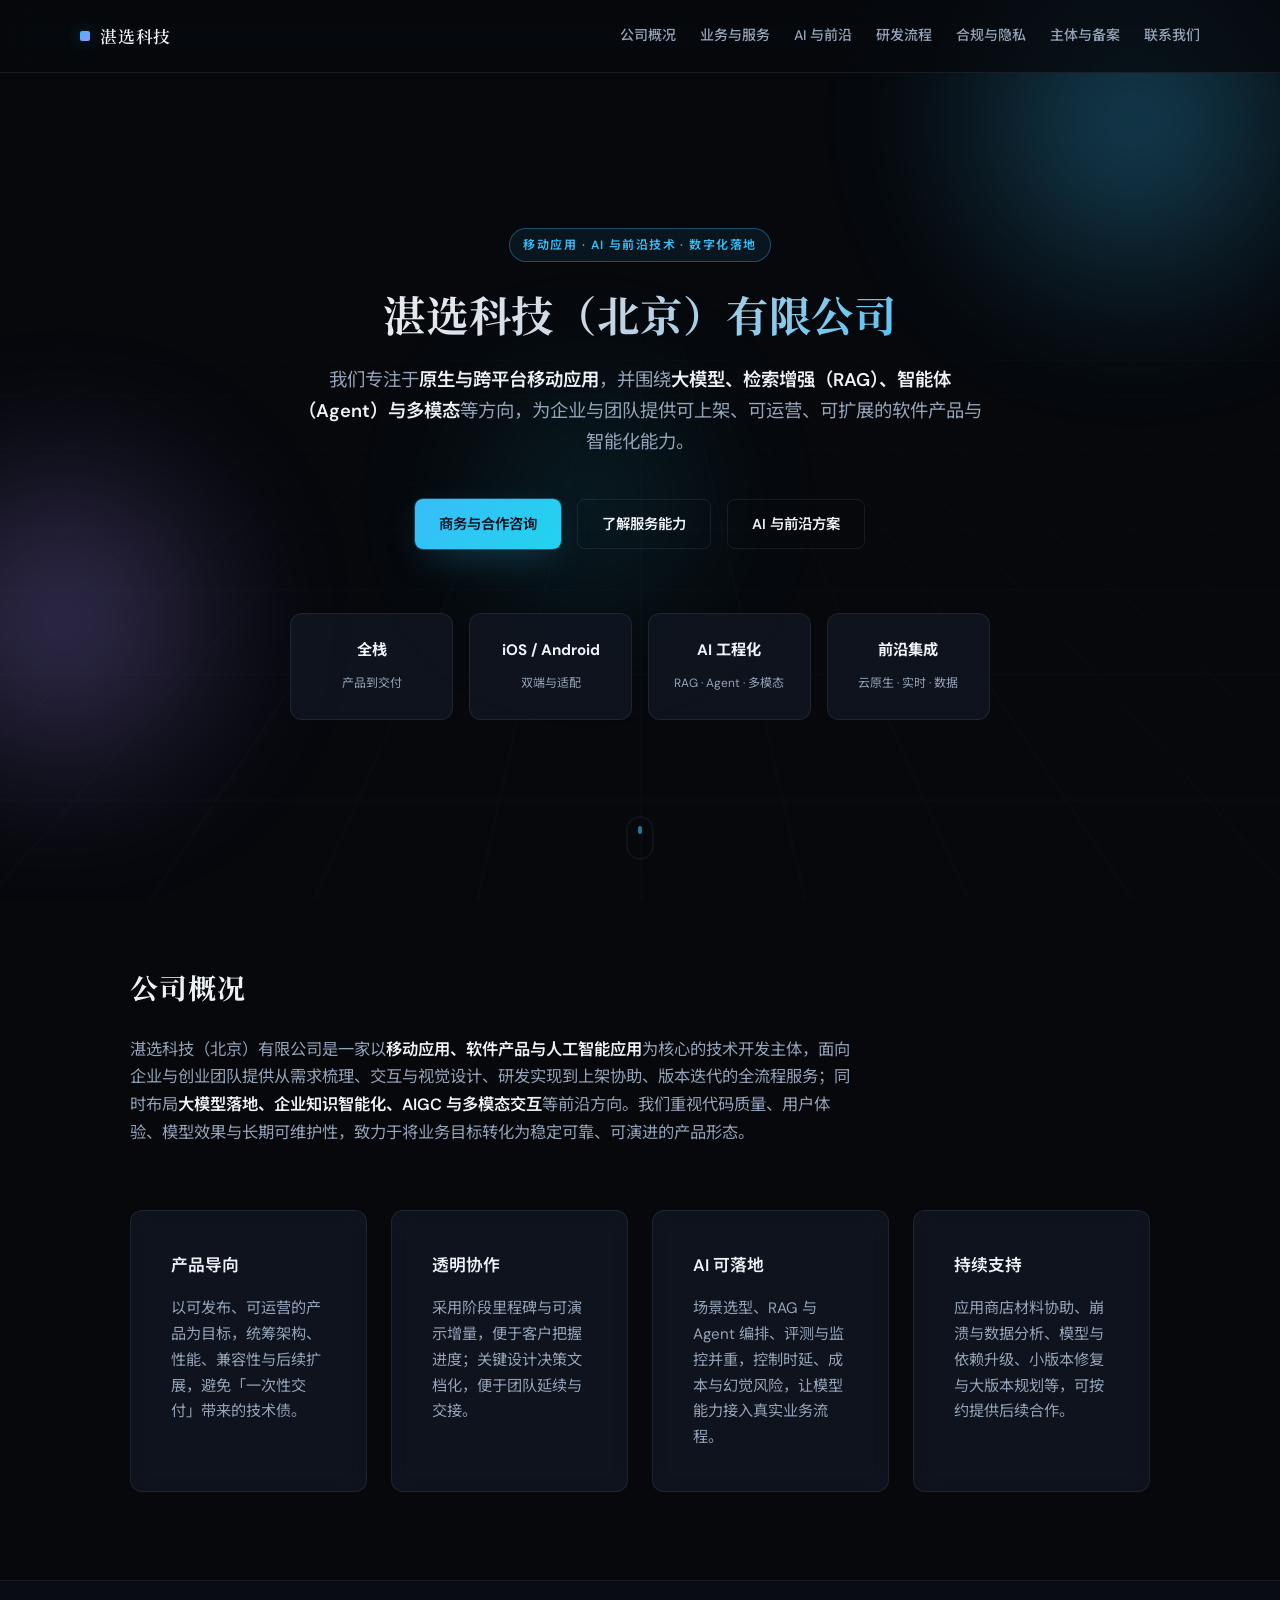
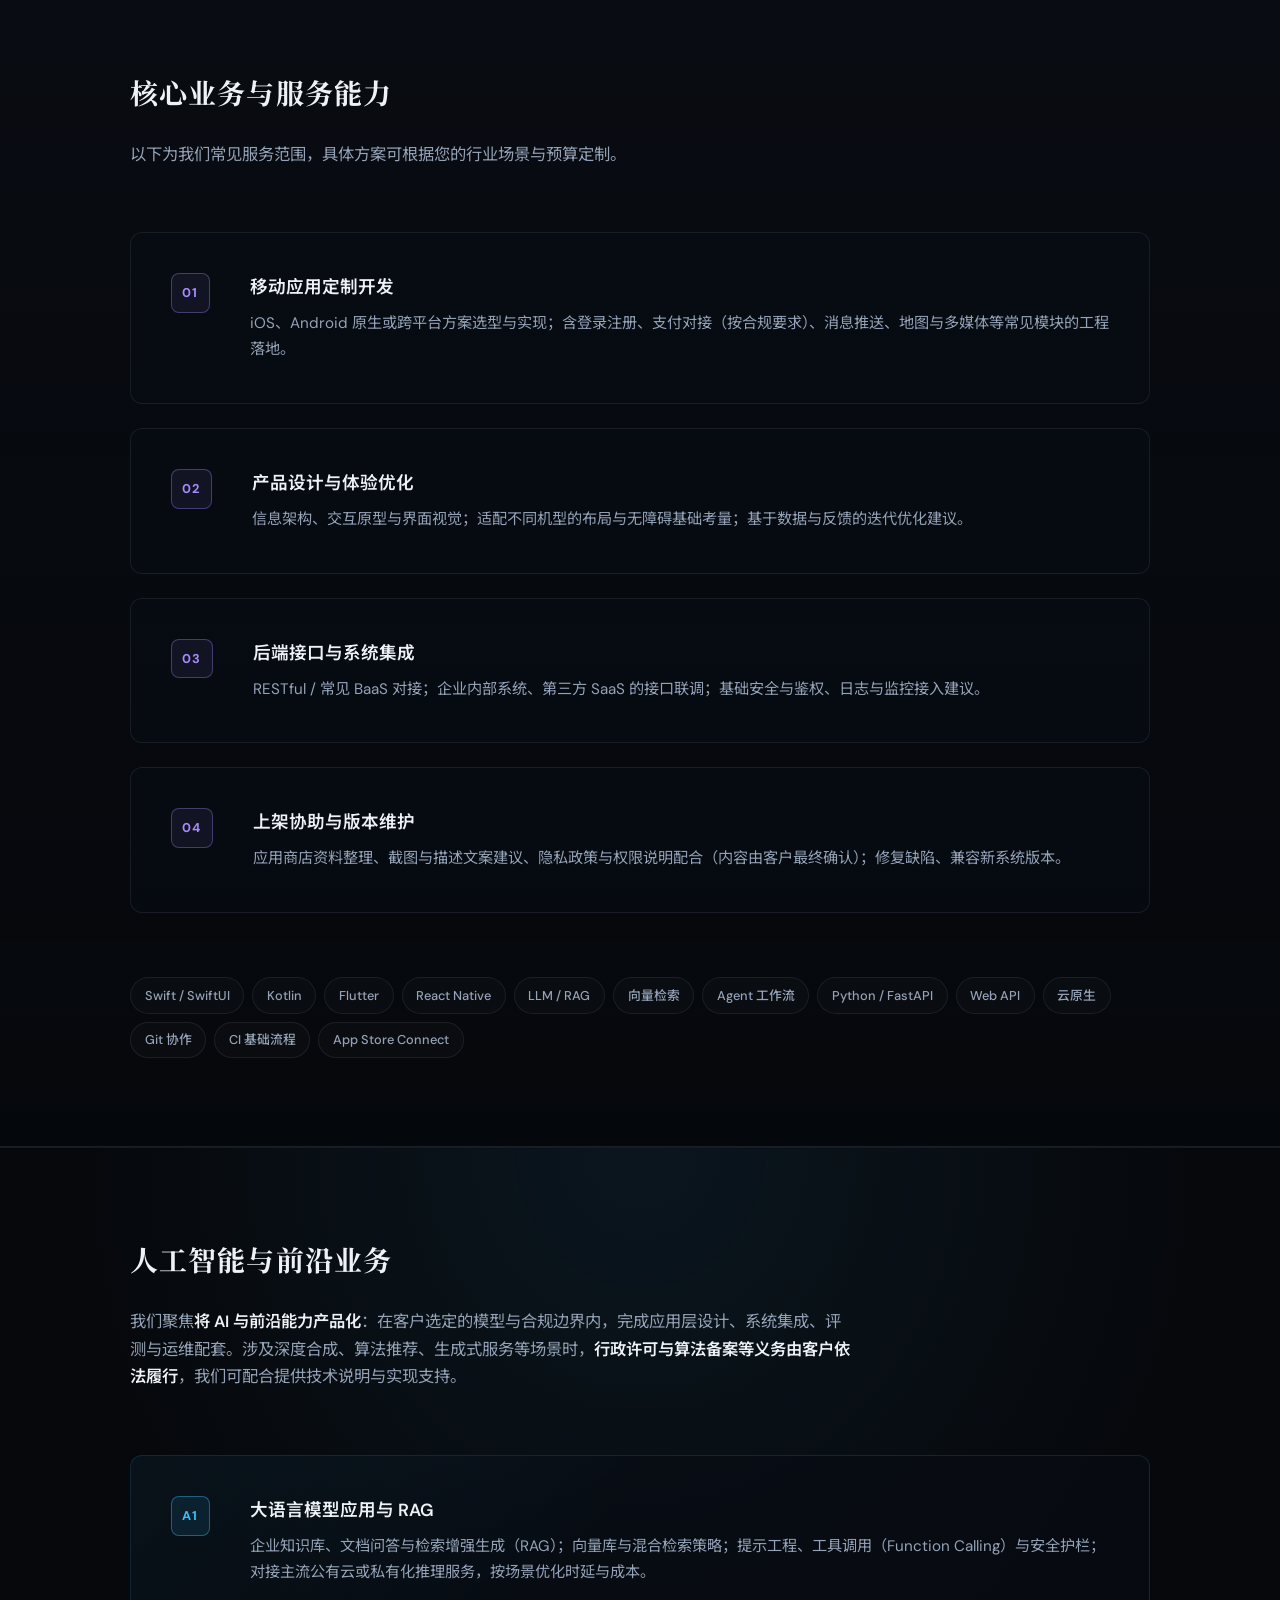
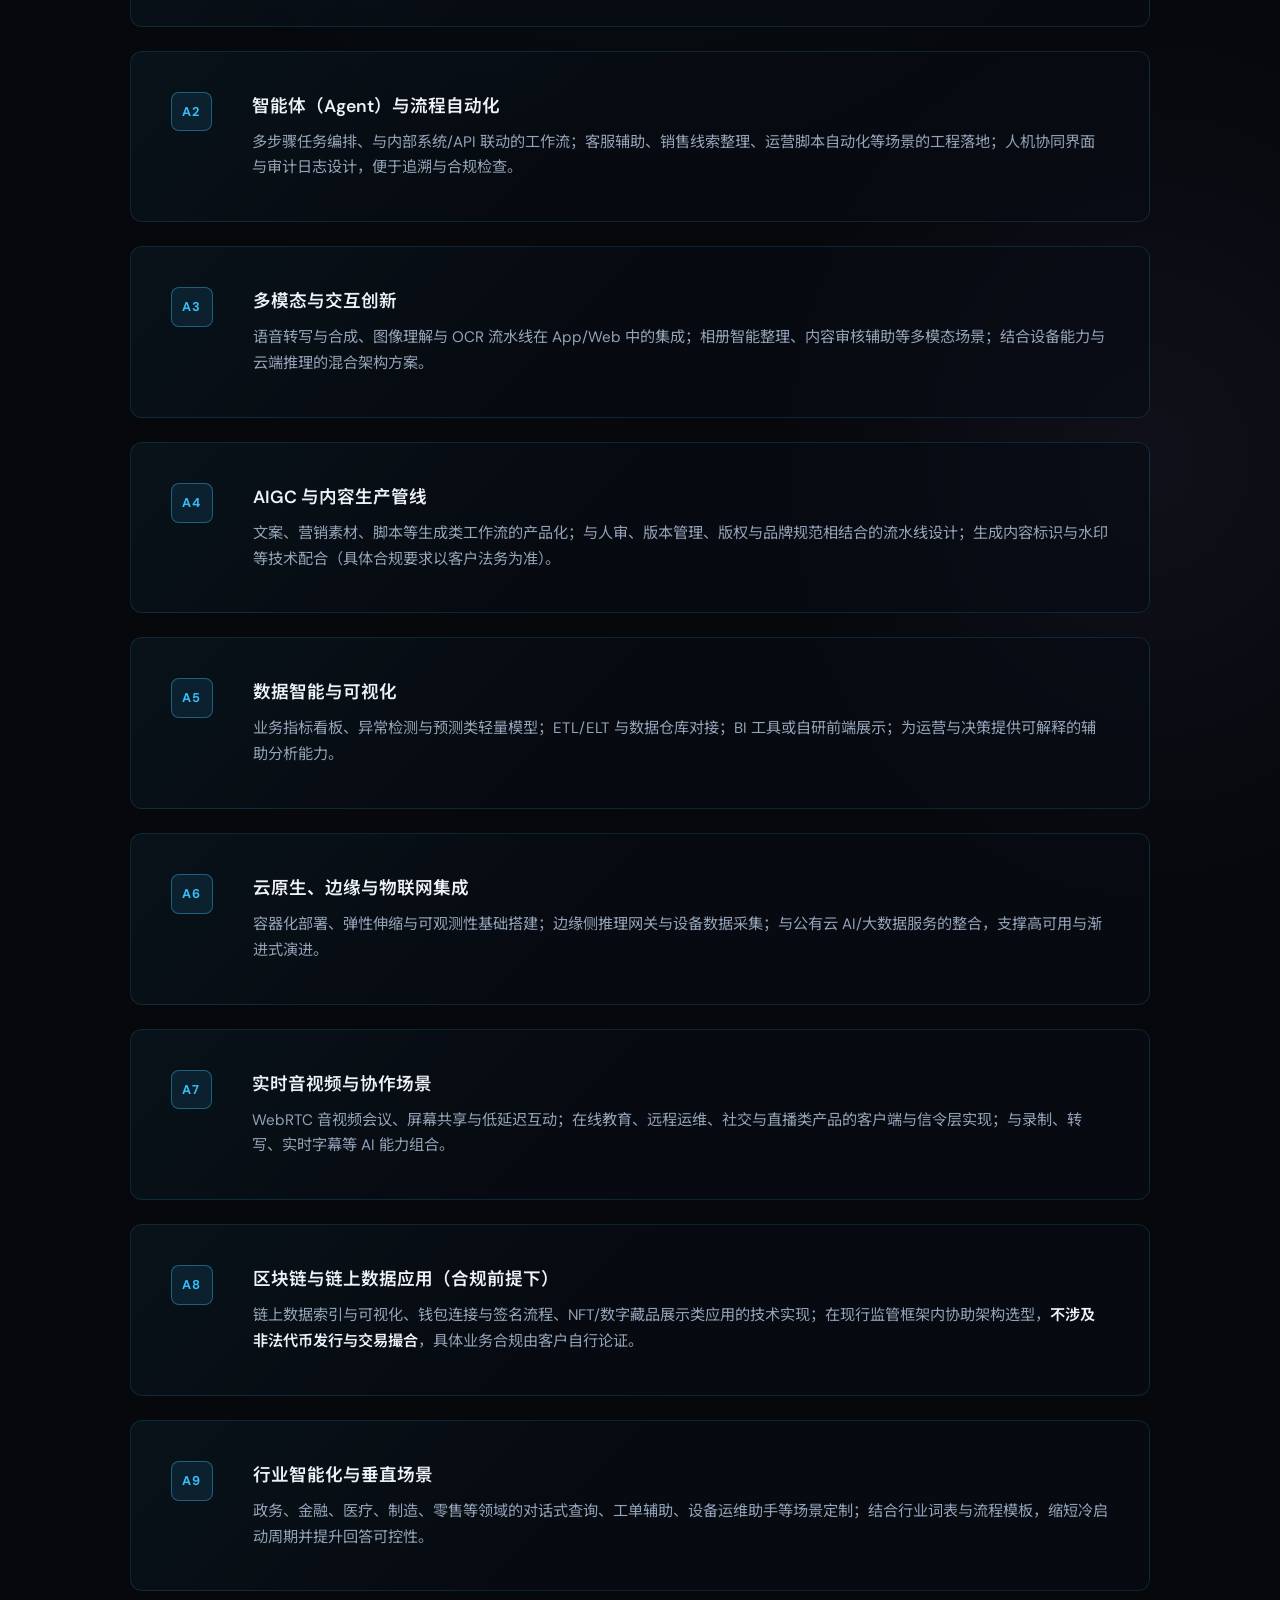
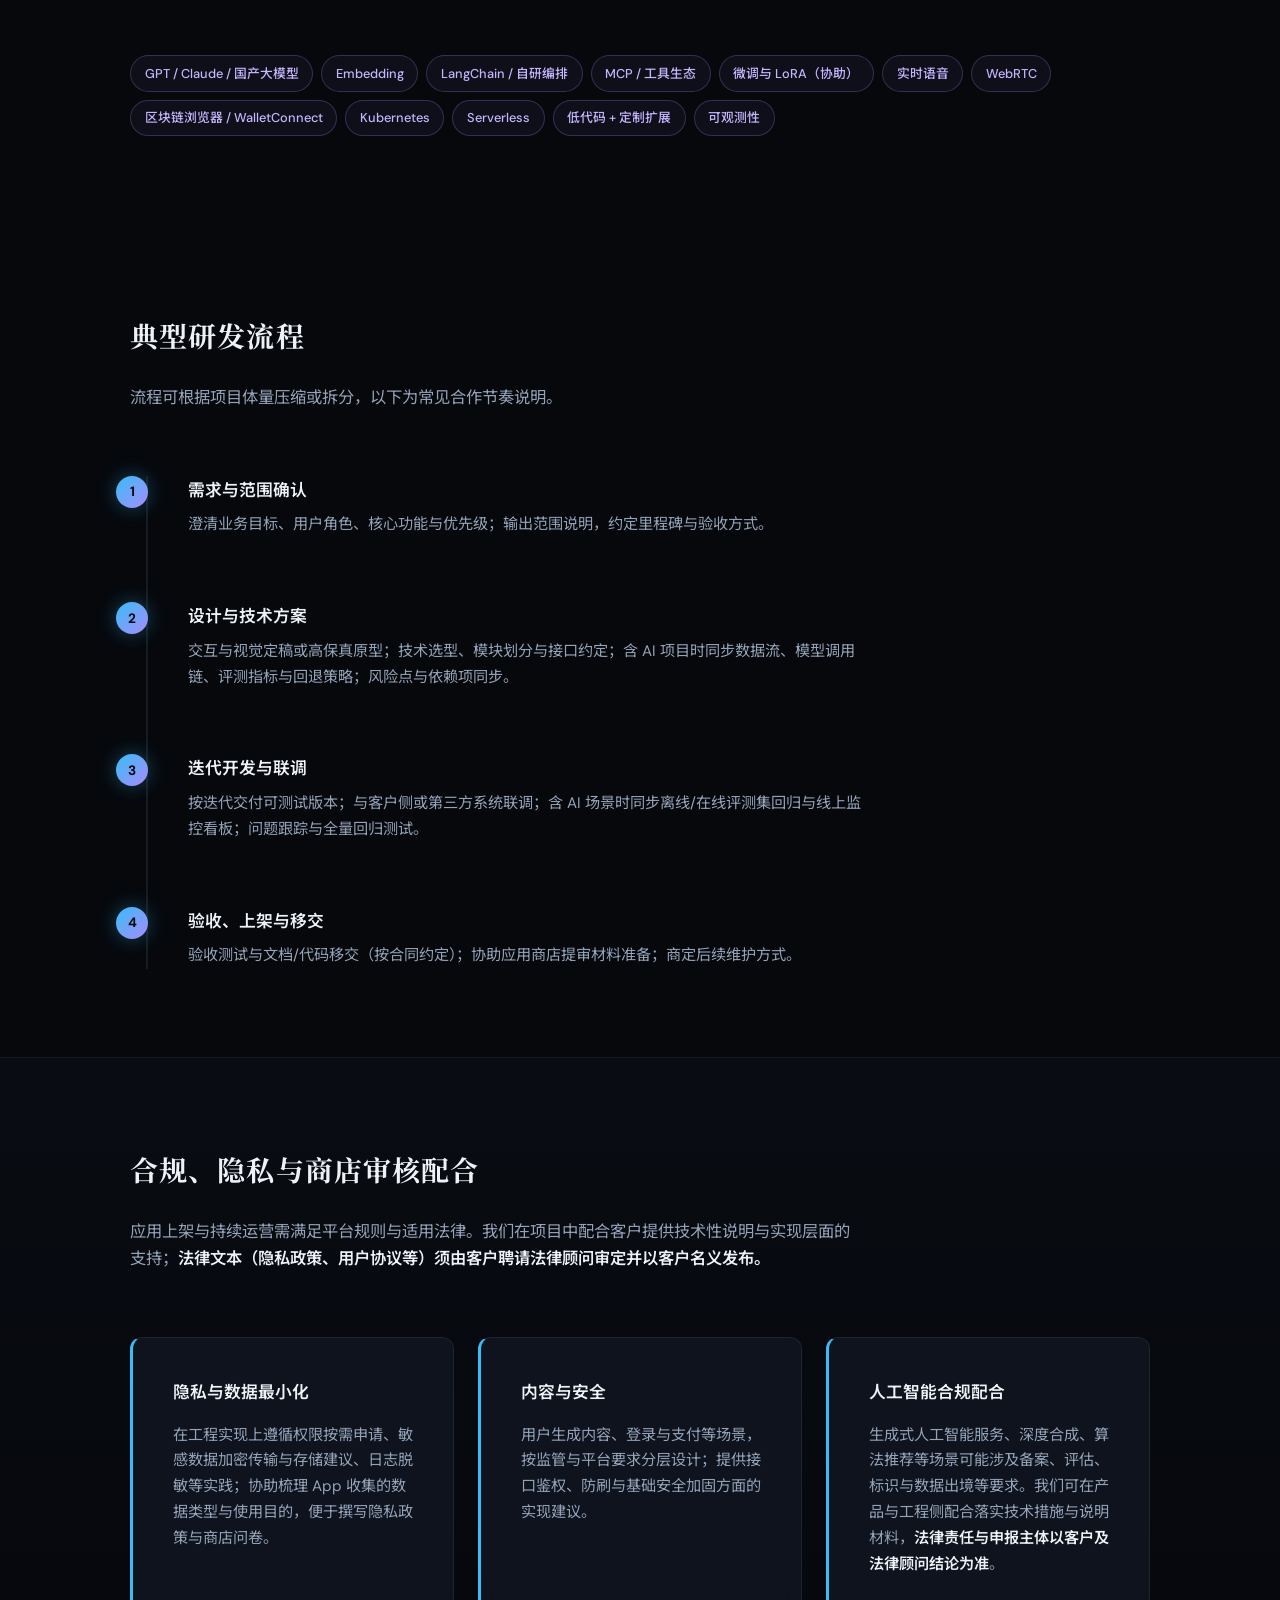
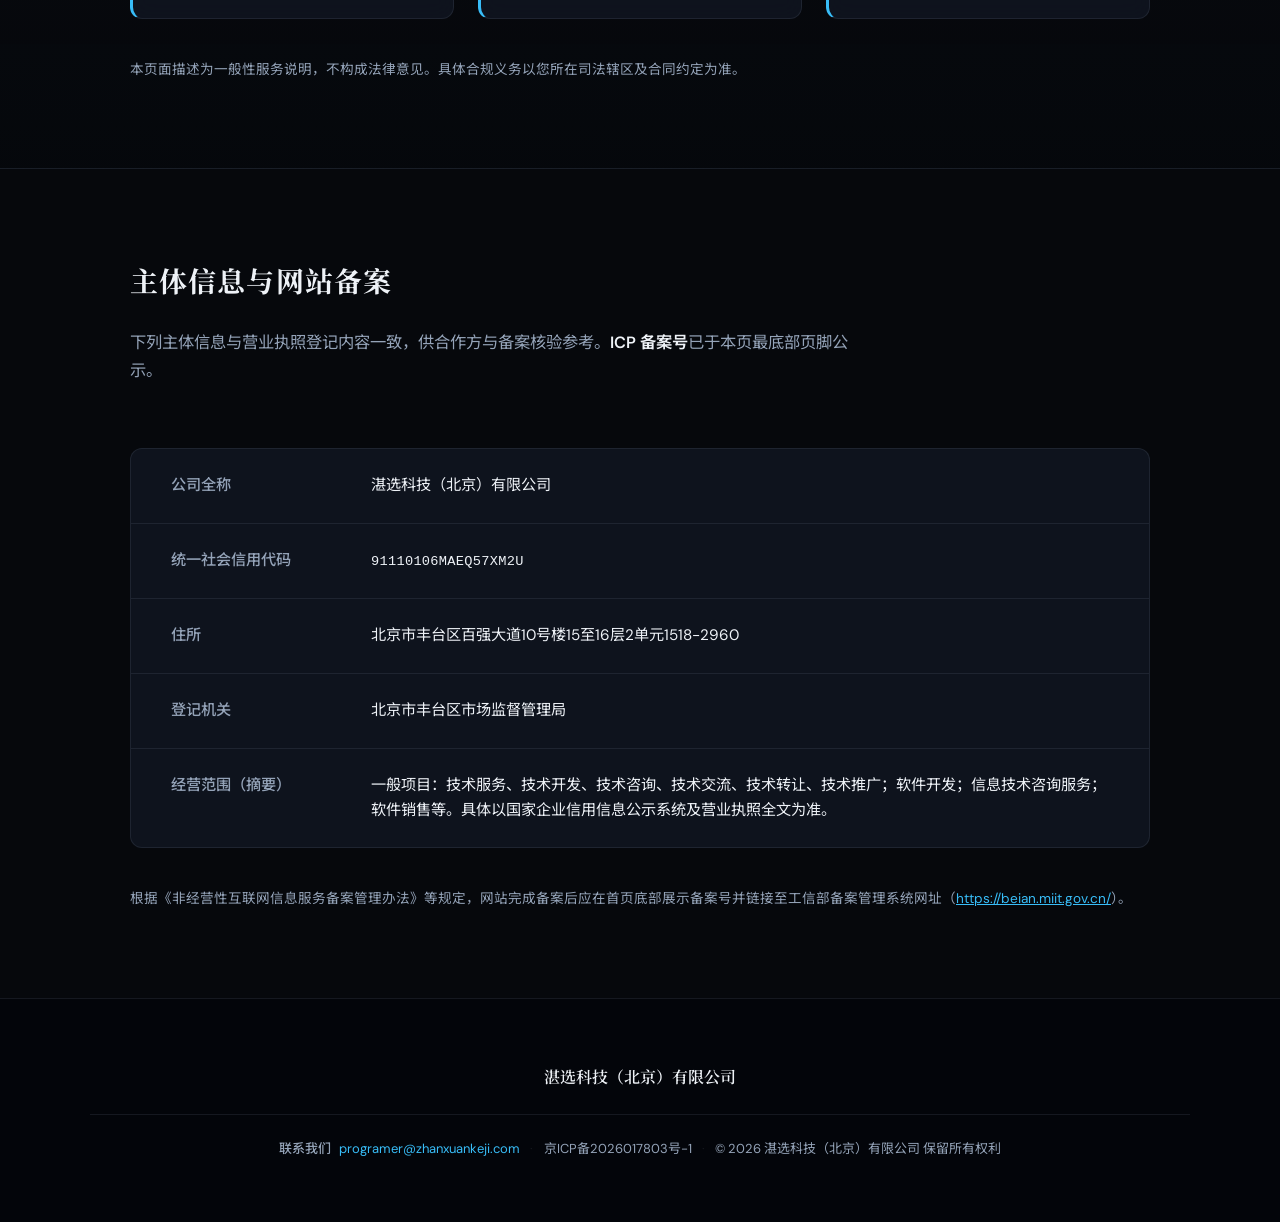
<file: index.html>
<!DOCTYPE html>
<html lang="zh-CN">
<head>
  <meta charset="UTF-8">
  <meta name="viewport" content="width=device-width, initial-scale=1">
  <meta name="description" content="湛选科技（北京）有限公司 — 移动应用与数字化产品、人工智能与大模型应用、RAG/智能体等前沿技术落地，服务企业与创业团队。">
  <meta name="keywords" content="移动应用开发,人工智能,大模型,RAG,智能体,Agent,AIGC,多模态,云原生,WebRTC,实时音视频,北京软件公司,湛选科技">
  <title>湛选科技（北京）有限公司 | 移动应用 · AI 与数字化产品</title>
  <link rel="preconnect" href="https://fonts.googleapis.com">
  <link rel="preconnect" href="https://fonts.gstatic.com" crossorigin>
  <link href="https://fonts.googleapis.com/css2?family=Noto+Serif+SC:wght@500;600;700&family=Noto+Sans+SC:wght@400;500;600;700&family=DM+Sans:ital,opsz,wght@0,9..40,400;0,9..40,500;0,9..40,600;1,9..40,400&display=swap" rel="stylesheet">
  <link rel="stylesheet" href="assets/css/style.css">
</head>
<body>
  <div class="hero-bg" aria-hidden="true">
    <div class="hero-bg__grid"></div>
    <div class="hero-bg__orb hero-bg__orb--1"></div>
    <div class="hero-bg__orb hero-bg__orb--2"></div>
    <div class="hero-bg__orb hero-bg__orb--3"></div>
  </div>

  <header class="site-header">
    <div class="header-inner">
      <a href="#" class="logo" aria-label="湛选科技 首页">
        <span class="logo__mark" aria-hidden="true"></span>
        <span class="logo__text">湛选科技</span>
      </a>
      <nav class="nav" aria-label="主导航">
        <a href="#about">公司概况</a>
        <a href="#services">业务与服务</a>
        <a href="#innovation">AI 与前沿</a>
        <a href="#process">研发流程</a>
        <a href="#compliance">合规与隐私</a>
        <a href="#legal">主体与备案</a>
        <a href="#contact">联系我们</a>
      </nav>
      <button type="button" class="nav-toggle" aria-expanded="false" aria-controls="nav-panel" aria-label="打开菜单">
        <span></span><span></span><span></span>
      </button>
    </div>
    <div id="nav-panel" class="nav-panel" hidden>
      <a href="#about">公司概况</a>
      <a href="#services">业务与服务</a>
      <a href="#innovation">AI 与前沿</a>
      <a href="#process">研发流程</a>
      <a href="#compliance">合规与隐私</a>
      <a href="#legal">主体与备案</a>
      <a href="#contact">联系我们</a>
    </div>
  </header>

  <main>
    <section class="hero" aria-labelledby="hero-heading">
      <div class="hero-inner">
        <p class="hero-eyebrow hero-animate">移动应用 · AI 与前沿技术 · 数字化落地</p>
        <h1 id="hero-heading" class="hero-title hero-animate hero-animate--2">
          <span class="hero-title__line">湛选科技（北京）有限公司</span>
        </h1>
        <p class="hero-lead hero-animate hero-animate--3">
          我们专注于<strong>原生与跨平台移动应用</strong>，并围绕<strong>大模型、检索增强（RAG）、智能体（Agent）与多模态</strong>等方向，为企业与团队提供可上架、可运营、可扩展的软件产品与智能化能力。
        </p>
        <div class="hero-actions hero-animate hero-animate--4">
          <a class="btn btn--primary" href="#contact">商务与合作咨询</a>
          <a class="btn btn--ghost" href="#services">了解服务能力</a>
          <a class="btn btn--ghost" href="#innovation">AI 与前沿方案</a>
        </div>
        <ul class="hero-stats hero-stats--4 hero-animate hero-animate--5" aria-label="服务特点">
          <li><span class="hero-stats__num">全栈</span><span class="hero-stats__label">产品到交付</span></li>
          <li><span class="hero-stats__num">iOS / Android</span><span class="hero-stats__label">双端与适配</span></li>
          <li><span class="hero-stats__num">AI 工程化</span><span class="hero-stats__label">RAG · Agent · 多模态</span></li>
          <li><span class="hero-stats__num">前沿集成</span><span class="hero-stats__label">云原生 · 实时 · 数据</span></li>
        </ul>
      </div>
      <a href="#about" class="hero-scroll" aria-label="向下滚动至公司概况">
        <span class="hero-scroll__line"></span>
      </a>
    </section>

    <section id="about" class="section section--tight" aria-labelledby="about-heading">
      <div class="container">
        <header class="section-head" data-reveal>
          <h2 id="about-heading" class="section-title">公司概况</h2>
          <p class="section-desc">
            湛选科技（北京）有限公司是一家以<strong>移动应用、软件产品与人工智能应用</strong>为核心的技术开发主体，面向企业与创业团队提供从需求梳理、交互与视觉设计、研发实现到上架协助、版本迭代的全流程服务；同时布局<strong>大模型落地、企业知识智能化、AIGC 与多模态交互</strong>等前沿方向。我们重视代码质量、用户体验、模型效果与长期可维护性，致力于将业务目标转化为稳定可靠、可演进的产品形态。
          </p>
        </header>
        <div class="card-grid card-grid--4">
          <article class="info-card" data-reveal>
            <h3 class="info-card__title">产品导向</h3>
            <p class="info-card__text">以可发布、可运营的产品为目标，统筹架构、性能、兼容性与后续扩展，避免「一次性交付」带来的技术债。</p>
          </article>
          <article class="info-card" data-reveal>
            <h3 class="info-card__title">透明协作</h3>
            <p class="info-card__text">采用阶段里程碑与可演示增量，便于客户把握进度；关键设计决策文档化，便于团队延续与交接。</p>
          </article>
          <article class="info-card" data-reveal>
            <h3 class="info-card__title">AI 可落地</h3>
            <p class="info-card__text">场景选型、RAG 与 Agent 编排、评测与监控并重，控制时延、成本与幻觉风险，让模型能力接入真实业务流程。</p>
          </article>
          <article class="info-card" data-reveal>
            <h3 class="info-card__title">持续支持</h3>
            <p class="info-card__text">应用商店材料协助、崩溃与数据分析、模型与依赖升级、小版本修复与大版本规划等，可按约提供后续合作。</p>
          </article>
        </div>
      </div>
    </section>

    <section id="services" class="section section--alt" aria-labelledby="services-heading">
      <div class="container">
        <header class="section-head" data-reveal>
          <h2 id="services-heading" class="section-title">核心业务与服务能力</h2>
          <p class="section-desc">以下为我们常见服务范围，具体方案可根据您的行业场景与预算定制。</p>
        </header>
        <div class="service-list">
          <article class="service-block" data-reveal>
            <div class="service-block__icon" aria-hidden="true">01</div>
            <div class="service-block__body">
              <h3 class="service-block__title">移动应用定制开发</h3>
              <p class="service-block__text">iOS、Android 原生或跨平台方案选型与实现；含登录注册、支付对接（按合规要求）、消息推送、地图与多媒体等常见模块的工程落地。</p>
            </div>
          </article>
          <article class="service-block" data-reveal>
            <div class="service-block__icon" aria-hidden="true">02</div>
            <div class="service-block__body">
              <h3 class="service-block__title">产品设计与体验优化</h3>
              <p class="service-block__text">信息架构、交互原型与界面视觉；适配不同机型的布局与无障碍基础考量；基于数据与反馈的迭代优化建议。</p>
            </div>
          </article>
          <article class="service-block" data-reveal>
            <div class="service-block__icon" aria-hidden="true">03</div>
            <div class="service-block__body">
              <h3 class="service-block__title">后端接口与系统集成</h3>
              <p class="service-block__text">RESTful / 常见 BaaS 对接；企业内部系统、第三方 SaaS 的接口联调；基础安全与鉴权、日志与监控接入建议。</p>
            </div>
          </article>
          <article class="service-block" data-reveal>
            <div class="service-block__icon" aria-hidden="true">04</div>
            <div class="service-block__body">
              <h3 class="service-block__title">上架协助与版本维护</h3>
              <p class="service-block__text">应用商店资料整理、截图与描述文案建议、隐私政策与权限说明配合（内容由客户最终确认）；修复缺陷、兼容新系统版本。</p>
            </div>
          </article>
        </div>
        <div class="tag-cloud" data-reveal aria-label="技术关键词">
          <span class="tag">Swift / SwiftUI</span>
          <span class="tag">Kotlin</span>
          <span class="tag">Flutter</span>
          <span class="tag">React Native</span>
          <span class="tag">LLM / RAG</span>
          <span class="tag">向量检索</span>
          <span class="tag">Agent 工作流</span>
          <span class="tag">Python / FastAPI</span>
          <span class="tag">Web API</span>
          <span class="tag">云原生</span>
          <span class="tag">Git 协作</span>
          <span class="tag">CI 基础流程</span>
          <span class="tag">App Store Connect</span>
        </div>
      </div>
    </section>

    <section id="innovation" class="section section--innovation" aria-labelledby="ai-heading">
      <div class="container">
        <header class="section-head" data-reveal>
          <h2 id="ai-heading" class="section-title">人工智能与前沿业务</h2>
          <p class="section-desc">
            我们聚焦<strong>将 AI 与前沿能力产品化</strong>：在客户选定的模型与合规边界内，完成应用层设计、系统集成、评测与运维配套。涉及深度合成、算法推荐、生成式服务等场景时，<strong>行政许可与算法备案等义务由客户依法履行</strong>，我们可配合提供技术说明与实现支持。
          </p>
        </header>
        <div class="service-list">
          <article class="service-block service-block--ai" data-reveal>
            <div class="service-block__icon" aria-hidden="true">A1</div>
            <div class="service-block__body">
              <h3 class="service-block__title">大语言模型应用与 RAG</h3>
              <p class="service-block__text">企业知识库、文档问答与检索增强生成（RAG）；向量库与混合检索策略；提示工程、工具调用（Function Calling）与安全护栏；对接主流公有云或私有化推理服务，按场景优化时延与成本。</p>
            </div>
          </article>
          <article class="service-block service-block--ai" data-reveal>
            <div class="service-block__icon" aria-hidden="true">A2</div>
            <div class="service-block__body">
              <h3 class="service-block__title">智能体（Agent）与流程自动化</h3>
              <p class="service-block__text">多步骤任务编排、与内部系统/API 联动的工作流；客服辅助、销售线索整理、运营脚本自动化等场景的工程落地；人机协同界面与审计日志设计，便于追溯与合规检查。</p>
            </div>
          </article>
          <article class="service-block service-block--ai" data-reveal>
            <div class="service-block__icon" aria-hidden="true">A3</div>
            <div class="service-block__body">
              <h3 class="service-block__title">多模态与交互创新</h3>
              <p class="service-block__text">语音转写与合成、图像理解与 OCR 流水线在 App/Web 中的集成；相册智能整理、内容审核辅助等多模态场景；结合设备能力与云端推理的混合架构方案。</p>
            </div>
          </article>
          <article class="service-block service-block--ai" data-reveal>
            <div class="service-block__icon" aria-hidden="true">A4</div>
            <div class="service-block__body">
              <h3 class="service-block__title">AIGC 与内容生产管线</h3>
              <p class="service-block__text">文案、营销素材、脚本等生成类工作流的产品化；与人审、版本管理、版权与品牌规范相结合的流水线设计；生成内容标识与水印等技术配合（具体合规要求以客户法务为准）。</p>
            </div>
          </article>
          <article class="service-block service-block--ai" data-reveal>
            <div class="service-block__icon" aria-hidden="true">A5</div>
            <div class="service-block__body">
              <h3 class="service-block__title">数据智能与可视化</h3>
              <p class="service-block__text">业务指标看板、异常检测与预测类轻量模型；ETL/ELT 与数据仓库对接；BI 工具或自研前端展示；为运营与决策提供可解释的辅助分析能力。</p>
            </div>
          </article>
          <article class="service-block service-block--ai" data-reveal>
            <div class="service-block__icon" aria-hidden="true">A6</div>
            <div class="service-block__body">
              <h3 class="service-block__title">云原生、边缘与物联网集成</h3>
              <p class="service-block__text">容器化部署、弹性伸缩与可观测性基础搭建；边缘侧推理网关与设备数据采集；与公有云 AI/大数据服务的整合，支撑高可用与渐进式演进。</p>
            </div>
          </article>
          <article class="service-block service-block--ai" data-reveal>
            <div class="service-block__icon" aria-hidden="true">A7</div>
            <div class="service-block__body">
              <h3 class="service-block__title">实时音视频与协作场景</h3>
              <p class="service-block__text">WebRTC 音视频会议、屏幕共享与低延迟互动；在线教育、远程运维、社交与直播类产品的客户端与信令层实现；与录制、转写、实时字幕等 AI 能力组合。</p>
            </div>
          </article>
          <article class="service-block service-block--ai" data-reveal>
            <div class="service-block__icon" aria-hidden="true">A8</div>
            <div class="service-block__body">
              <h3 class="service-block__title">区块链与链上数据应用（合规前提下）</h3>
              <p class="service-block__text">链上数据索引与可视化、钱包连接与签名流程、NFT/数字藏品展示类应用的技术实现；在现行监管框架内协助架构选型，<strong>不涉及非法代币发行与交易撮合</strong>，具体业务合规由客户自行论证。</p>
            </div>
          </article>
          <article class="service-block service-block--ai" data-reveal>
            <div class="service-block__icon" aria-hidden="true">A9</div>
            <div class="service-block__body">
              <h3 class="service-block__title">行业智能化与垂直场景</h3>
              <p class="service-block__text">政务、金融、医疗、制造、零售等领域的对话式查询、工单辅助、设备运维助手等场景定制；结合行业词表与流程模板，缩短冷启动周期并提升回答可控性。</p>
            </div>
          </article>
        </div>
        <div class="tag-cloud tag-cloud--accent" data-reveal aria-label="AI 与前沿技术关键词">
          <span class="tag">GPT / Claude / 国产大模型</span>
          <span class="tag">Embedding</span>
          <span class="tag">LangChain / 自研编排</span>
          <span class="tag">MCP / 工具生态</span>
          <span class="tag">微调与 LoRA（协助）</span>
          <span class="tag">实时语音</span>
          <span class="tag">WebRTC</span>
          <span class="tag">区块链浏览器 / WalletConnect</span>
          <span class="tag">Kubernetes</span>
          <span class="tag">Serverless</span>
          <span class="tag">低代码 + 定制扩展</span>
          <span class="tag">可观测性</span>
        </div>
      </div>
    </section>

    <section id="process" class="section" aria-labelledby="process-heading">
      <div class="container">
        <header class="section-head" data-reveal>
          <h2 id="process-heading" class="section-title">典型研发流程</h2>
          <p class="section-desc">流程可根据项目体量压缩或拆分，以下为常见合作节奏说明。</p>
        </header>
        <ol class="timeline" data-reveal>
          <li class="timeline__item">
            <span class="timeline__step">1</span>
            <div class="timeline__content">
              <h3 class="timeline__title">需求与范围确认</h3>
              <p>澄清业务目标、用户角色、核心功能与优先级；输出范围说明，约定里程碑与验收方式。</p>
            </div>
          </li>
          <li class="timeline__item">
            <span class="timeline__step">2</span>
            <div class="timeline__content">
              <h3 class="timeline__title">设计与技术方案</h3>
              <p>交互与视觉定稿或高保真原型；技术选型、模块划分与接口约定；含 AI 项目时同步数据流、模型调用链、评测指标与回退策略；风险点与依赖项同步。</p>
            </div>
          </li>
          <li class="timeline__item">
            <span class="timeline__step">3</span>
            <div class="timeline__content">
              <h3 class="timeline__title">迭代开发与联调</h3>
              <p>按迭代交付可测试版本；与客户侧或第三方系统联调；含 AI 场景时同步离线/在线评测集回归与线上监控看板；问题跟踪与全量回归测试。</p>
            </div>
          </li>
          <li class="timeline__item">
            <span class="timeline__step">4</span>
            <div class="timeline__content">
              <h3 class="timeline__title">验收、上架与移交</h3>
              <p>验收测试与文档/代码移交（按合同约定）；协助应用商店提审材料准备；商定后续维护方式。</p>
            </div>
          </li>
        </ol>
      </div>
    </section>

    <section id="compliance" class="section section--alt" aria-labelledby="compliance-heading">
      <div class="container">
        <header class="section-head" data-reveal>
          <h2 id="compliance-heading" class="section-title">合规、隐私与商店审核配合</h2>
          <p class="section-desc">应用上架与持续运营需满足平台规则与适用法律。我们在项目中配合客户提供技术性说明与实现层面的支持；<strong>法律文本（隐私政策、用户协议等）须由客户聘请法律顾问审定并以客户名义发布。</strong></p>
        </header>
        <div class="card-grid card-grid--compliance">
          <article class="info-card info-card--border" data-reveal>
            <h3 class="info-card__title">隐私与数据最小化</h3>
            <p class="info-card__text">在工程实现上遵循权限按需申请、敏感数据加密传输与存储建议、日志脱敏等实践；协助梳理 App 收集的数据类型与使用目的，便于撰写隐私政策与商店问卷。</p>
          </article>
          <article class="info-card info-card--border" data-reveal>
            <h3 class="info-card__title">内容与安全</h3>
            <p class="info-card__text">用户生成内容、登录与支付等场景，按监管与平台要求分层设计；提供接口鉴权、防刷与基础安全加固方面的实现建议。</p>
          </article>
          <article class="info-card info-card--border" data-reveal>
            <h3 class="info-card__title">人工智能合规配合</h3>
            <p class="info-card__text">生成式人工智能服务、深度合成、算法推荐等场景可能涉及备案、评估、标识与数据出境等要求。我们可在产品与工程侧配合落实技术措施与说明材料，<strong>法律责任与申报主体以客户及法律顾问结论为准</strong>。</p>
          </article>
        </div>
        <p class="fine-print" data-reveal>本页面描述为一般性服务说明，不构成法律意见。具体合规义务以您所在司法辖区及合同约定为准。</p>
      </div>
    </section>

    <section id="legal" class="section" aria-labelledby="legal-heading">
      <div class="container">
        <header class="section-head" data-reveal>
          <h2 id="legal-heading" class="section-title">主体信息与网站备案</h2>
          <p class="section-desc">下列主体信息与营业执照登记内容一致，供合作方与备案核验参考。<strong>ICP 备案号</strong>已于本页最底部页脚公示。</p>
        </header>
        <div class="legal-table-wrap" data-reveal>
          <table class="legal-table">
            <caption class="visually-hidden">公司主体与备案信息</caption>
            <tbody>
              <tr>
                <th scope="row">公司全称</th>
                <td>湛选科技（北京）有限公司</td>
              </tr>
              <tr>
                <th scope="row">统一社会信用代码</th>
                <td><code class="mono">91110106MAEQ57XM2U</code></td>
              </tr>
              <tr>
                <th scope="row">住所</th>
                <td>北京市丰台区百强大道10号楼15至16层2单元1518-2960</td>
              </tr>
              <tr>
                <th scope="row">登记机关</th>
                <td>北京市丰台区市场监督管理局</td>
              </tr>
              <tr>
                <th scope="row">经营范围（摘要）</th>
                <td class="legal-table__scope">一般项目：技术服务、技术开发、技术咨询、技术交流、技术转让、技术推广；软件开发；信息技术咨询服务；软件销售等。具体以国家企业信用信息公示系统及营业执照全文为准。</td>
              </tr>
            </tbody>
          </table>
        </div>
        <p class="fine-print" data-reveal>根据《非经营性互联网信息服务备案管理办法》等规定，网站完成备案后应在首页底部展示备案号并链接至工信部备案管理系统网址（<a href="https://beian.miit.gov.cn/" rel="noopener noreferrer" target="_blank">https://beian.miit.gov.cn/</a>）。</p>
      </div>
    </section>
  </main>

  <footer class="site-footer" id="contact" aria-labelledby="footer-contact-label">
    <div class="footer-inner">
      <p class="footer-brand">湛选科技（北京）有限公司</p>
      <div class="footer-bottom-bar">
        <span id="footer-contact-label" class="visually-hidden">联系我们与备案信息</span>
        <span class="footer-bottom-item">
          <span class="footer-bottom-label">联系我们</span>
          <a href="mailto:programer@zhanxuankeji.com">programer@zhanxuankeji.com</a>
        </span>
        <span class="footer-bottom-sep" aria-hidden="true">·</span>
        <a class="footer-bottom-icp" href="https://beian.miit.gov.cn/" rel="noopener noreferrer" target="_blank" title="工业和信息化部ICP/IP地址/域名信息备案管理系统">京ICP备2026017803号-1</a>
        <span class="footer-bottom-sep" aria-hidden="true">·</span>
        <span class="footer-bottom-copy">&copy; <span id="year"></span> 湛选科技（北京）有限公司 保留所有权利</span>
      </div>
    </div>
  </footer>

  <script src="assets/js/main.js"></script>
</body>
</html>
</file>
<file: assets/css/style.css>
/* --- Variables --- */
:root {
  --bg: #06080c;
  --bg-elevated: #0c1018;
  --bg-card: rgba(18, 24, 36, 0.72);
  --text: #eef2f7;
  --text-muted: #94a3b8;
  --accent: #38bdf8;
  --accent-2: #a78bfa;
  --accent-glow: rgba(56, 189, 248, 0.35);
  --border: rgba(148, 163, 184, 0.12);
  --font-display: "Noto Serif SC", "Source Han Serif CN", serif;
  --font-body: "DM Sans", "Noto Sans SC", "PingFang SC", system-ui, sans-serif;
  --space-xs: 0.5rem;
  --space-sm: 1rem;
  --space-md: 1.5rem;
  --space-lg: 2.5rem;
  --space-xl: 4rem;
  --space-2xl: 5.5rem;
  --radius: 12px;
  --radius-sm: 8px;
  --transition: 0.25s ease;
  --header-h: 72px;
}

/* --- Reset & Base --- */
*,
*::before,
*::after {
  box-sizing: border-box;
}

html {
  scroll-behavior: smooth;
}

body {
  margin: 0;
  font-family: var(--font-body);
  font-size: 1rem;
  line-height: 1.7;
  color: var(--text);
  background: var(--bg);
  -webkit-font-smoothing: antialiased;
  -moz-osx-font-smoothing: grayscale;
  overflow-x: hidden;
}

strong {
  color: var(--text);
  font-weight: 600;
}

a {
  color: var(--accent);
}

a:hover {
  color: #7dd3fc;
}

.visually-hidden {
  position: absolute;
  width: 1px;
  height: 1px;
  padding: 0;
  margin: -1px;
  overflow: hidden;
  clip: rect(0, 0, 0, 0);
  white-space: nowrap;
  border: 0;
}

/* --- Animated hero background --- */
.hero-bg {
  position: fixed;
  inset: 0;
  z-index: 0;
  pointer-events: none;
  overflow: hidden;
}

.hero-bg__grid {
  position: absolute;
  inset: -50%;
  background-image:
    linear-gradient(rgba(56, 189, 248, 0.03) 1px, transparent 1px),
    linear-gradient(90deg, rgba(56, 189, 248, 0.03) 1px, transparent 1px);
  background-size: 64px 64px;
  transform: perspective(500px) rotateX(60deg);
  opacity: 0.5;
  animation: gridDrift 28s linear infinite;
}

.hero-bg__orb {
  position: absolute;
  border-radius: 50%;
  filter: blur(80px);
  opacity: 0.45;
  animation: orbFloat 18s ease-in-out infinite;
}

.hero-bg__orb--1 {
  width: min(50vw, 420px);
  height: min(50vw, 420px);
  background: radial-gradient(circle, var(--accent) 0%, transparent 70%);
  top: -10%;
  right: -5%;
  animation-delay: 0s;
}

.hero-bg__orb--2 {
  width: min(45vw, 380px);
  height: min(45vw, 380px);
  background: radial-gradient(circle, var(--accent-2) 0%, transparent 70%);
  bottom: 10%;
  left: -10%;
  animation-delay: -6s;
}

.hero-bg__orb--3 {
  width: min(35vw, 280px);
  height: min(35vw, 280px);
  background: radial-gradient(circle, #22d3ee 0%, transparent 65%);
  top: 40%;
  left: 35%;
  opacity: 0.25;
  animation-delay: -12s;
}

@keyframes gridDrift {
  to {
    transform: perspective(500px) rotateX(60deg) translateY(64px);
  }
}

@keyframes orbFloat {
  0%,
  100% {
    transform: translate(0, 0) scale(1);
  }
  33% {
    transform: translate(24px, -20px) scale(1.05);
  }
  66% {
    transform: translate(-16px, 16px) scale(0.95);
  }
}

@media (prefers-reduced-motion: reduce) {
  .hero-bg__grid,
  .hero-bg__orb {
    animation: none;
  }

  .hero-bg__grid {
    transform: perspective(500px) rotateX(60deg);
  }
}

/* --- Header --- */
.site-header {
  position: fixed;
  top: 0;
  left: 0;
  right: 0;
  z-index: 200;
  background: rgba(6, 8, 12, 0.75);
  backdrop-filter: blur(16px);
  -webkit-backdrop-filter: blur(16px);
  border-bottom: 1px solid var(--border);
  transition: background var(--transition), border-color var(--transition);
}

.site-header.is-scrolled {
  background: rgba(6, 8, 12, 0.92);
}

.header-inner {
  max-width: 1200px;
  margin: 0 auto;
  padding: var(--space-sm) var(--space-lg);
  display: flex;
  align-items: center;
  justify-content: space-between;
  gap: var(--space-md);
  min-height: var(--header-h);
}

.logo {
  display: inline-flex;
  align-items: center;
  gap: 0.65rem;
  font-family: var(--font-display);
  font-weight: 600;
  font-size: 1.05rem;
  color: var(--text);
  text-decoration: none;
  letter-spacing: 0.04em;
  transition: color var(--transition);
  z-index: 1;
}

.logo:hover {
  color: var(--accent);
}

.logo__mark {
  width: 10px;
  height: 10px;
  border-radius: 2px;
  background: linear-gradient(135deg, var(--accent), var(--accent-2));
  box-shadow: 0 0 16px var(--accent-glow);
}

.logo__text {
  white-space: nowrap;
}

.nav {
  display: flex;
  flex-wrap: wrap;
  justify-content: flex-end;
  gap: var(--space-sm) var(--space-md);
}

.nav a {
  color: var(--text-muted);
  text-decoration: none;
  font-size: 0.875rem;
  font-weight: 500;
  transition: color var(--transition);
}

.nav a:hover {
  color: var(--accent);
}

.nav-toggle {
  display: none;
  flex-direction: column;
  justify-content: center;
  gap: 6px;
  width: 44px;
  height: 44px;
  padding: 0;
  border: 1px solid var(--border);
  border-radius: var(--radius-sm);
  background: var(--bg-elevated);
  cursor: pointer;
  z-index: 1;
}

.nav-toggle span {
  display: block;
  width: 20px;
  height: 2px;
  margin: 0 auto;
  background: var(--text);
  border-radius: 1px;
  transition: transform var(--transition), opacity var(--transition);
}

.nav-toggle[aria-expanded="true"] span:nth-child(1) {
  transform: translateY(8px) rotate(45deg);
}

.nav-toggle[aria-expanded="true"] span:nth-child(2) {
  opacity: 0;
}

.nav-toggle[aria-expanded="true"] span:nth-child(3) {
  transform: translateY(-8px) rotate(-45deg);
}

.nav-panel {
  display: none;
  flex-direction: column;
  gap: var(--space-sm);
  padding: var(--space-md) var(--space-lg) var(--space-lg);
  border-bottom: 1px solid var(--border);
  background: rgba(6, 8, 12, 0.98);
}

.nav-panel:not([hidden]) {
  display: flex;
}

.nav-panel a {
  color: var(--text-muted);
  text-decoration: none;
  font-size: 0.95rem;
  padding: var(--space-xs) 0;
}

.nav-panel a:hover {
  color: var(--accent);
}

@media (max-width: 960px) {
  .nav {
    display: none;
  }

  .nav-toggle {
    display: flex;
  }
}

@media (min-width: 961px) {
  .nav-panel {
    display: none !important;
  }
}

/* --- Layout --- */
main,
.site-footer {
  position: relative;
  z-index: 1;
}

.container {
  max-width: 1100px;
  margin: 0 auto;
  padding: 0 var(--space-lg);
}

/* --- Hero --- */
.hero {
  min-height: 100vh;
  min-height: 100dvh;
  display: flex;
  align-items: center;
  justify-content: center;
  padding: calc(var(--header-h) + var(--space-xl)) var(--space-lg) var(--space-2xl);
  position: relative;
}

.hero-inner {
  max-width: 820px;
  text-align: center;
}

.hero-eyebrow {
  display: inline-block;
  margin: 0 0 var(--space-md);
  padding: 0.35rem 0.85rem;
  font-size: 0.75rem;
  font-weight: 600;
  letter-spacing: 0.12em;
  text-transform: uppercase;
  color: var(--accent);
  border: 1px solid rgba(56, 189, 248, 0.35);
  border-radius: 999px;
  background: rgba(56, 189, 248, 0.08);
}

.hero-title {
  font-family: var(--font-display);
  font-weight: 700;
  font-size: clamp(1.6rem, 4.5vw, 2.65rem);
  line-height: 1.3;
  margin: 0 0 var(--space-md);
  letter-spacing: 0.02em;
  background: linear-gradient(135deg, #f8fafc 0%, #cbd5e1 45%, var(--accent) 100%);
  -webkit-background-clip: text;
  background-clip: text;
  color: transparent;
}

.hero-title__line {
  display: block;
}

.hero-lead {
  font-size: clamp(1rem, 2.2vw, 1.15rem);
  color: var(--text-muted);
  margin: 0 auto var(--space-lg);
  max-width: 38em;
}

.hero-actions {
  display: flex;
  flex-wrap: wrap;
  gap: var(--space-sm);
  justify-content: center;
  margin-bottom: var(--space-xl);
}

.btn {
  display: inline-flex;
  align-items: center;
  justify-content: center;
  padding: 0.75rem 1.5rem;
  font-size: 0.9rem;
  font-weight: 600;
  text-decoration: none;
  border-radius: var(--radius-sm);
  transition: transform 0.2s ease, box-shadow var(--transition), background var(--transition), border-color var(--transition);
}

.btn--primary {
  color: #0c1220;
  background: linear-gradient(135deg, var(--accent) 0%, #22d3ee 100%);
  border: none;
  box-shadow: 0 0 0 1px rgba(56, 189, 248, 0.3), 0 12px 40px -12px var(--accent-glow);
}

.btn--primary:hover {
  transform: translateY(-2px);
  box-shadow: 0 0 0 1px rgba(56, 189, 248, 0.5), 0 16px 48px -8px var(--accent-glow);
  color: #0c1220;
}

.btn--ghost {
  color: var(--text);
  background: transparent;
  border: 1px solid var(--border);
}

.btn--ghost:hover {
  border-color: rgba(56, 189, 248, 0.45);
  color: var(--accent);
}

.hero-stats {
  list-style: none;
  margin: 0;
  padding: 0;
  display: grid;
  grid-template-columns: repeat(3, 1fr);
  gap: var(--space-sm);
  max-width: 640px;
  margin-left: auto;
  margin-right: auto;
}

.hero-stats--4 {
  grid-template-columns: repeat(4, 1fr);
  max-width: 920px;
}

.hero-stats li {
  padding: var(--space-md) var(--space-sm);
  border-radius: var(--radius);
  border: 1px solid var(--border);
  background: var(--bg-card);
  backdrop-filter: blur(8px);
}

.hero-stats__num {
  display: block;
  font-size: 0.95rem;
  font-weight: 700;
  color: var(--text);
  margin-bottom: 0.25rem;
}

.hero-stats__label {
  font-size: 0.75rem;
  color: var(--text-muted);
}

.hero-scroll {
  position: absolute;
  bottom: var(--space-lg);
  left: 50%;
  transform: translateX(-50%);
  width: 28px;
  height: 44px;
  border: 2px solid var(--border);
  border-radius: 14px;
  display: flex;
  justify-content: center;
  padding-top: 8px;
  opacity: 0.6;
  transition: opacity var(--transition), border-color var(--transition);
}

.hero-scroll:hover {
  opacity: 1;
  border-color: rgba(56, 189, 248, 0.4);
}

.hero-scroll__line {
  width: 4px;
  height: 8px;
  border-radius: 2px;
  background: var(--accent);
  animation: scrollHint 2s ease-in-out infinite;
}

@keyframes scrollHint {
  0%,
  100% {
    opacity: 1;
    transform: translateY(0);
  }
  50% {
    opacity: 0.3;
    transform: translateY(10px);
  }
}

@media (prefers-reduced-motion: reduce) {
  .hero-scroll__line {
    animation: none;
  }
}

@media (max-width: 900px) {
  .hero-stats--4 {
    grid-template-columns: repeat(2, 1fr);
    max-width: 520px;
  }
}

@media (max-width: 640px) {
  .hero-stats {
    grid-template-columns: 1fr;
  }

  .hero-stats--4 {
    grid-template-columns: 1fr;
    max-width: 100%;
  }
}

/* --- Hero entrance (no JS required) --- */
.hero-animate {
  opacity: 0;
  animation: heroFadeUp 0.75s ease forwards;
}

.hero-animate--2 {
  animation-delay: 0.08s;
}

.hero-animate--3 {
  animation-delay: 0.16s;
}

.hero-animate--4 {
  animation-delay: 0.24s;
}

.hero-animate--5 {
  animation-delay: 0.32s;
}

@keyframes heroFadeUp {
  from {
    opacity: 0;
    transform: translateY(18px);
  }
  to {
    opacity: 1;
    transform: translateY(0);
  }
}

@media (prefers-reduced-motion: reduce) {
  .hero-animate {
    opacity: 1;
    animation: none;
  }
}

/* --- Scroll reveal --- */
[data-reveal] {
  opacity: 0;
  transform: translateY(20px);
  transition: opacity 0.65s ease, transform 0.65s ease;
}

[data-reveal].is-visible {
  opacity: 1;
  transform: translateY(0);
}

@media (prefers-reduced-motion: reduce) {
  [data-reveal] {
    opacity: 1;
    transform: none;
    transition: none;
  }
}

/* --- Sections --- */
.section {
  padding: var(--space-2xl) 0;
  scroll-margin-top: calc(var(--header-h) + 12px);
}

.section--tight {
  padding-top: var(--space-xl);
}

.section--alt {
  background: linear-gradient(180deg, rgba(12, 16, 24, 0.5) 0%, rgba(6, 8, 12, 0.2) 100%);
  border-top: 1px solid var(--border);
  border-bottom: 1px solid var(--border);
}

.section--innovation {
  background: radial-gradient(ellipse 80% 50% at 50% 0%, rgba(56, 189, 248, 0.08) 0%, transparent 55%),
    radial-gradient(ellipse 60% 40% at 90% 40%, rgba(167, 139, 250, 0.06) 0%, transparent 50%),
    var(--bg);
  border-top: 1px solid var(--border);
}

.section--cta {
  padding-bottom: var(--space-2xl);
}

.section-head {
  margin-bottom: var(--space-xl);
  max-width: 720px;
}

.section-head--center {
  margin-left: auto;
  margin-right: auto;
  text-align: center;
  max-width: 560px;
}

.section-title {
  font-family: var(--font-display);
  font-weight: 700;
  font-size: clamp(1.35rem, 3vw, 1.75rem);
  margin: 0 0 var(--space-md);
  letter-spacing: 0.04em;
  color: var(--text);
}

.section-desc {
  margin: 0;
  color: var(--text-muted);
  font-size: 1.02rem;
}

.section-head--center .section-desc {
  font-size: 1rem;
}

/* --- Cards --- */
.card-grid {
  display: grid;
  gap: var(--space-md);
}

.card-grid--3 {
  grid-template-columns: repeat(3, 1fr);
}

.card-grid--2 {
  grid-template-columns: repeat(2, 1fr);
}

.card-grid--4 {
  grid-template-columns: repeat(4, 1fr);
}

.card-grid--compliance {
  grid-template-columns: repeat(3, 1fr);
}

@media (max-width: 1024px) {
  .card-grid--4 {
    grid-template-columns: repeat(2, 1fr);
  }
}

@media (max-width: 900px) {
  .card-grid--3 {
    grid-template-columns: 1fr;
  }

  .card-grid--4 {
    grid-template-columns: 1fr;
  }

  .card-grid--compliance {
    grid-template-columns: 1fr;
  }
}

@media (max-width: 700px) {
  .card-grid--2 {
    grid-template-columns: 1fr;
  }
}

.info-card {
  padding: var(--space-lg);
  border-radius: var(--radius);
  border: 1px solid var(--border);
  background: var(--bg-card);
  backdrop-filter: blur(10px);
  transition: border-color var(--transition), box-shadow var(--transition);
}

.info-card:hover {
  border-color: rgba(56, 189, 248, 0.25);
  box-shadow: 0 20px 50px -24px rgba(0, 0, 0, 0.5);
}

.info-card--border {
  border-left: 3px solid var(--accent);
}

.info-card__title {
  margin: 0 0 var(--space-sm);
  font-size: 1.05rem;
  font-weight: 600;
  color: var(--text);
}

.info-card__text {
  margin: 0;
  color: var(--text-muted);
  font-size: 0.95rem;
}

/* --- Services --- */
.service-list {
  display: flex;
  flex-direction: column;
  gap: var(--space-md);
  margin-bottom: var(--space-xl);
}

.service-block {
  display: grid;
  grid-template-columns: auto 1fr;
  gap: var(--space-lg);
  align-items: start;
  padding: var(--space-lg);
  border-radius: var(--radius);
  border: 1px solid var(--border);
  background: rgba(8, 12, 20, 0.6);
  transition: border-color var(--transition), background var(--transition);
}

.service-block:hover {
  border-color: rgba(167, 139, 250, 0.25);
  background: rgba(12, 18, 28, 0.75);
}

.service-block--ai {
  border-color: rgba(56, 189, 248, 0.15);
  background: linear-gradient(135deg, rgba(56, 189, 248, 0.06) 0%, rgba(8, 12, 20, 0.65) 45%);
}

.service-block--ai:hover {
  border-color: rgba(56, 189, 248, 0.35);
  background: linear-gradient(135deg, rgba(56, 189, 248, 0.1) 0%, rgba(12, 18, 28, 0.8) 50%);
}

.service-block--ai .service-block__icon {
  color: var(--accent);
  border-color: rgba(56, 189, 248, 0.4);
  background: rgba(56, 189, 248, 0.1);
}

.service-block__icon {
  font-family: var(--font-body);
  font-size: 0.8rem;
  font-weight: 700;
  letter-spacing: 0.08em;
  color: var(--accent-2);
  padding: 0.5rem 0.65rem;
  border-radius: var(--radius-sm);
  border: 1px solid rgba(167, 139, 250, 0.35);
  background: rgba(167, 139, 250, 0.08);
}

.service-block__title {
  margin: 0 0 var(--space-xs);
  font-size: 1.1rem;
  font-weight: 600;
}

.service-block__text {
  margin: 0;
  color: var(--text-muted);
  font-size: 0.95rem;
}

@media (max-width: 560px) {
  .service-block {
    grid-template-columns: 1fr;
    gap: var(--space-sm);
  }
}

.tag-cloud {
  display: flex;
  flex-wrap: wrap;
  gap: var(--space-xs);
}

.tag {
  padding: 0.4rem 0.85rem;
  font-size: 0.8rem;
  font-weight: 500;
  color: var(--text-muted);
  border-radius: 999px;
  border: 1px solid var(--border);
  background: rgba(255, 255, 255, 0.02);
}

.tag-cloud--accent .tag {
  border-color: rgba(167, 139, 250, 0.25);
  background: rgba(167, 139, 250, 0.06);
  color: #c4b5fd;
}

/* --- Timeline --- */
.timeline {
  list-style: none;
  margin: 0;
  padding: 0;
  max-width: 720px;
  border-left: 2px solid var(--border);
  margin-left: 1rem;
}

.timeline__item {
  position: relative;
  padding: 0 0 var(--space-xl) var(--space-lg);
}

.timeline__item:last-child {
  padding-bottom: 0;
}

.timeline__step {
  position: absolute;
  left: -1rem;
  top: 0;
  transform: translateX(-50%);
  width: 2rem;
  height: 2rem;
  display: flex;
  align-items: center;
  justify-content: center;
  font-size: 0.85rem;
  font-weight: 700;
  color: var(--bg);
  background: linear-gradient(135deg, var(--accent), var(--accent-2));
  border-radius: 50%;
  box-shadow: 0 0 20px var(--accent-glow);
}

.timeline__title {
  margin: 0 0 var(--space-xs);
  font-size: 1.05rem;
  font-weight: 600;
}

.timeline__content p {
  margin: 0;
  color: var(--text-muted);
  font-size: 0.95rem;
}

/* --- Legal table --- */
.fine-print {
  margin: var(--space-lg) 0 0;
  font-size: 0.85rem;
  color: var(--text-muted);
  line-height: 1.6;
}

.legal-table-wrap {
  overflow-x: auto;
  border-radius: var(--radius);
  border: 1px solid var(--border);
  background: var(--bg-card);
}

.legal-table {
  width: 100%;
  border-collapse: collapse;
  font-size: 0.95rem;
}

.legal-table th,
.legal-table td {
  padding: var(--space-md) var(--space-lg);
  text-align: left;
  border-bottom: 1px solid var(--border);
  vertical-align: top;
}

.legal-table tr:last-child th,
.legal-table tr:last-child td {
  border-bottom: none;
}

.legal-table th {
  width: 200px;
  color: var(--text-muted);
  font-weight: 500;
  white-space: nowrap;
}

.legal-table td {
  color: var(--text);
}

.legal-table .mono {
  font-family: ui-monospace, "SF Mono", "Cascadia Code", monospace;
  font-size: 0.9em;
  letter-spacing: 0.02em;
}

.legal-table__scope {
  line-height: 1.65;
  max-width: 42em;
}

.placeholder {
  color: var(--text-muted);
  font-style: italic;
}

/* --- Contact --- */
.contact-cards {
  display: grid;
  grid-template-columns: repeat(3, 1fr);
  gap: var(--space-md);
  max-width: 960px;
  margin: 0 auto;
}

.contact-card {
  padding: var(--space-lg);
  border-radius: var(--radius);
  border: 1px solid var(--border);
  background: linear-gradient(160deg, rgba(56, 189, 248, 0.08) 0%, var(--bg-card) 50%);
  text-align: center;
}

.contact-card__label {
  margin: 0 0 var(--space-sm);
  font-size: 0.75rem;
  font-weight: 600;
  letter-spacing: 0.1em;
  text-transform: uppercase;
  color: var(--accent);
}

.contact-card__value {
  margin: 0;
  font-size: 1rem;
  word-break: break-all;
}

.contact-card__value a {
  text-decoration: none;
  font-weight: 500;
}

.contact-card__value a:hover {
  text-decoration: underline;
}

@media (max-width: 768px) {
  .contact-cards {
    grid-template-columns: 1fr;
  }
}

/* --- Footer --- */
.site-footer {
  padding: var(--space-xl) var(--space-lg);
  border-top: 1px solid var(--border);
  background: rgba(4, 6, 10, 0.9);
}

.footer-inner {
  max-width: 1100px;
  margin: 0 auto;
  text-align: center;
}

.footer-brand {
  margin: 0 0 var(--space-md);
  font-family: var(--font-display);
  font-weight: 600;
  font-size: 1rem;
  color: var(--text);
}

.footer-bottom-bar {
  display: flex;
  flex-wrap: wrap;
  align-items: center;
  justify-content: center;
  gap: 0.35rem 0.65rem;
  padding-top: var(--space-md);
  border-top: 1px solid var(--border);
  font-size: 0.8125rem;
  color: var(--text-muted);
  line-height: 1.5;
}

.footer-bottom-item {
  display: inline-flex;
  flex-wrap: wrap;
  align-items: center;
  justify-content: center;
  gap: 0.35rem 0.5rem;
}

.footer-bottom-label {
  color: var(--text-muted);
  font-weight: 500;
}

.footer-bottom-item a {
  color: var(--accent);
  text-decoration: none;
  word-break: break-all;
}

.footer-bottom-item a:hover {
  text-decoration: underline;
}

.footer-bottom-sep {
  color: var(--border);
  user-select: none;
}

.footer-bottom-icp {
  color: var(--text-muted);
  text-decoration: none;
}

.footer-bottom-icp:hover {
  color: var(--accent);
}

.footer-bottom-copy {
  color: var(--text-muted);
}

.placeholder-link {
  cursor: default;
}

/* --- 404 page --- */
.page-404 .hero {
  min-height: calc(100vh - 140px);
  min-height: calc(100dvh - 140px);
}

.error-code {
  font-family: var(--font-display);
  font-size: clamp(4rem, 18vw, 7.5rem);
  font-weight: 700;
  line-height: 1;
  margin: 0 0 var(--space-sm);
  background: linear-gradient(180deg, var(--accent) 0%, var(--accent-2) 100%);
  -webkit-background-clip: text;
  background-clip: text;
  color: transparent;
  opacity: 0.9;
}

/* --- Responsive: header --- */
@media (max-width: 640px) {
  .header-inner {
    padding: var(--space-sm) var(--space-md);
  }

  .hero {
    padding-left: var(--space-md);
    padding-right: var(--space-md);
  }

  .container {
    padding-left: var(--space-md);
    padding-right: var(--space-md);
  }

  .legal-table th {
    width: 120px;
    white-space: normal;
  }
}
</file>
